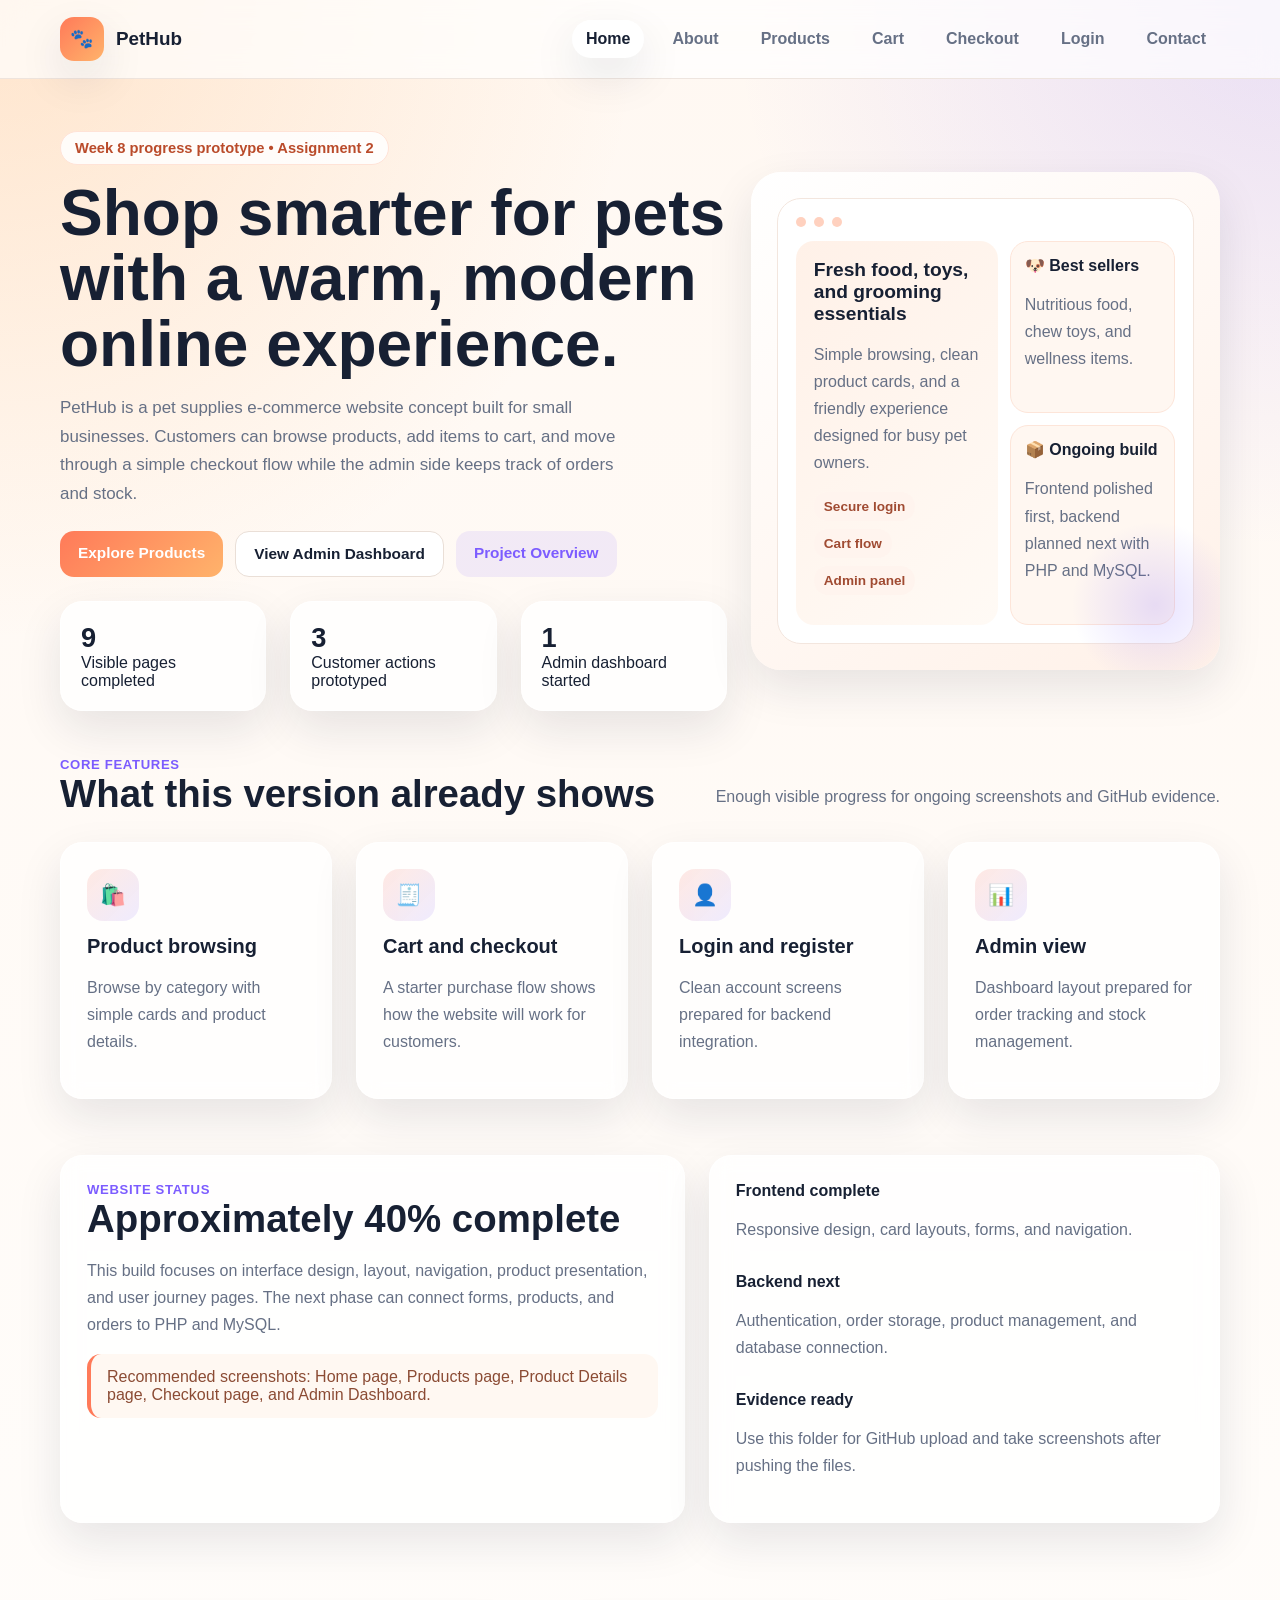
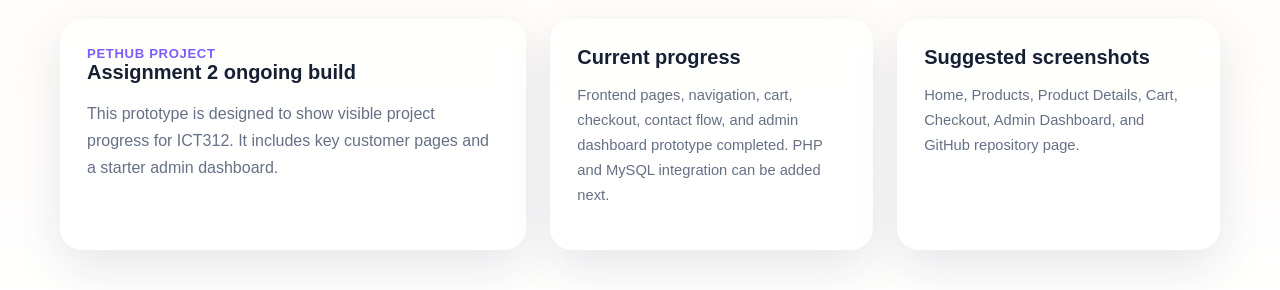
<file: PetHub_40_Prototype/index.html>
<!DOCTYPE html>
<html lang="en">
<head>
  <meta charset="UTF-8">
  <meta name="viewport" content="width=device-width, initial-scale=1.0">
  <title>PetHub | Home</title>
  <link rel="stylesheet" href="css/style.css">
</head>
<body>
<header class="topbar">
  <div class="container nav">
    <a class="brand" href="index.html">
      <span class="brand-mark">🐾</span>
      <span>PetHub</span>
    </a>
    <nav class="nav-links">
      <a data-nav href="index.html">Home</a>
      <a data-nav href="about.html">About</a>
      <a data-nav href="products.html">Products</a>
      <a data-nav href="cart.html">Cart</a>
      <a data-nav href="checkout.html">Checkout</a>
      <a data-nav href="login.html">Login</a>
      <a data-nav href="contact.html">Contact</a>
    </nav>
  </div>
</header>

<section class="hero">
  <div class="container hero-grid">
    <div class="hero-copy">
      <span class="badge">Week 8 progress prototype • Assignment 2</span>
      <h1>Shop smarter for pets with a warm, modern online experience.</h1>
      <p>PetHub is a pet supplies e-commerce website concept built for small businesses. Customers can browse products, add items to cart, and move through a simple checkout flow while the admin side keeps track of orders and stock.</p>
      <div class="btn-row">
        <a class="btn btn-primary" href="products.html">Explore Products</a>
        <a class="btn btn-secondary" href="admin/dashboard.html">View Admin Dashboard</a>
        <a class="btn btn-soft" href="about.html">Project Overview</a>
      </div>
      <div class="stats">
        <div class="card stat-box"><strong>9</strong><span>Visible pages completed</span></div>
        <div class="card stat-box"><strong>3</strong><span>Customer actions prototyped</span></div>
        <div class="card stat-box"><strong>1</strong><span>Admin dashboard started</span></div>
      </div>
    </div>
    <div class="hero-visual">
      <div class="preview-window">
        <div class="window-bar"><span class="window-dot"></span><span class="window-dot"></span><span class="window-dot"></span></div>
        <div class="window-hero">
          <div class="mock-banner">
            <strong>Fresh food, toys, and grooming essentials</strong>
            <p>Simple browsing, clean product cards, and a friendly experience designed for busy pet owners.</p>
            <div class="tag-row"><span class="chip">Secure login</span><span class="chip">Cart flow</span><span class="chip">Admin panel</span></div>
          </div>
          <div class="mini-stack">
            <div class="mini-card"><strong>🐶 Best sellers</strong><p>Nutritious food, chew toys, and wellness items.</p></div>
            <div class="mini-card"><strong>📦 Ongoing build</strong><p>Frontend polished first, backend planned next with PHP and MySQL.</p></div>
          </div>
        </div>
      </div>
    </div>
  </div>
</section>
<section class="section">
  <div class="container">
    <div class="section-head">
      <div>
        <div class="kicker">Core features</div>
        <h2>What this version already shows</h2>
      </div>
      <p>Enough visible progress for ongoing screenshots and GitHub evidence.</p>
    </div>
    <div class="cards-4">
      <div class="card"><div class="icon-pill">🛍️</div><h3>Product browsing</h3><p>Browse by category with simple cards and product details.</p></div>
      <div class="card"><div class="icon-pill">🧾</div><h3>Cart and checkout</h3><p>A starter purchase flow shows how the website will work for customers.</p></div>
      <div class="card"><div class="icon-pill">👤</div><h3>Login and register</h3><p>Clean account screens prepared for backend integration.</p></div>
      <div class="card"><div class="icon-pill">📊</div><h3>Admin view</h3><p>Dashboard layout prepared for order tracking and stock management.</p></div>
    </div>
  </div>
</section>
<section class="section">
  <div class="container testimonial-grid">
    <div class="card">
      <div class="kicker">Website status</div>
      <h2>Approximately 40% complete</h2>
      <p>This build focuses on interface design, layout, navigation, product presentation, and user journey pages. The next phase can connect forms, products, and orders to PHP and MySQL.</p>
      <div class="notice">Recommended screenshots: Home page, Products page, Product Details page, Checkout page, and Admin Dashboard.</div>
    </div>
    <div class="card sidebar-list">
      <div><strong>Frontend complete</strong><p>Responsive design, card layouts, forms, and navigation.</p></div>
      <div><strong>Backend next</strong><p>Authentication, order storage, product management, and database connection.</p></div>
      <div><strong>Evidence ready</strong><p>Use this folder for GitHub upload and take screenshots after pushing the files.</p></div>
    </div>
  </div>
</section>

<footer class="footer">
  <div class="container footer-grid">
    <div class="card">
      <div class="kicker">PetHub Project</div>
      <h3>Assignment 2 ongoing build</h3>
      <p>This prototype is designed to show visible project progress for ICT312. It includes key customer pages and a starter admin dashboard.</p>
    </div>
    <div class="card">
      <h3>Current progress</h3>
      <p class="small">Frontend pages, navigation, cart, checkout, contact flow, and admin dashboard prototype completed. PHP and MySQL integration can be added next.</p>
    </div>
    <div class="card">
      <h3>Suggested screenshots</h3>
      <p class="small">Home, Products, Product Details, Cart, Checkout, Admin Dashboard, and GitHub repository page.</p>
    </div>
  </div>
</footer>
<script src="js/script.js"></script>
</body>
</html>
</file>
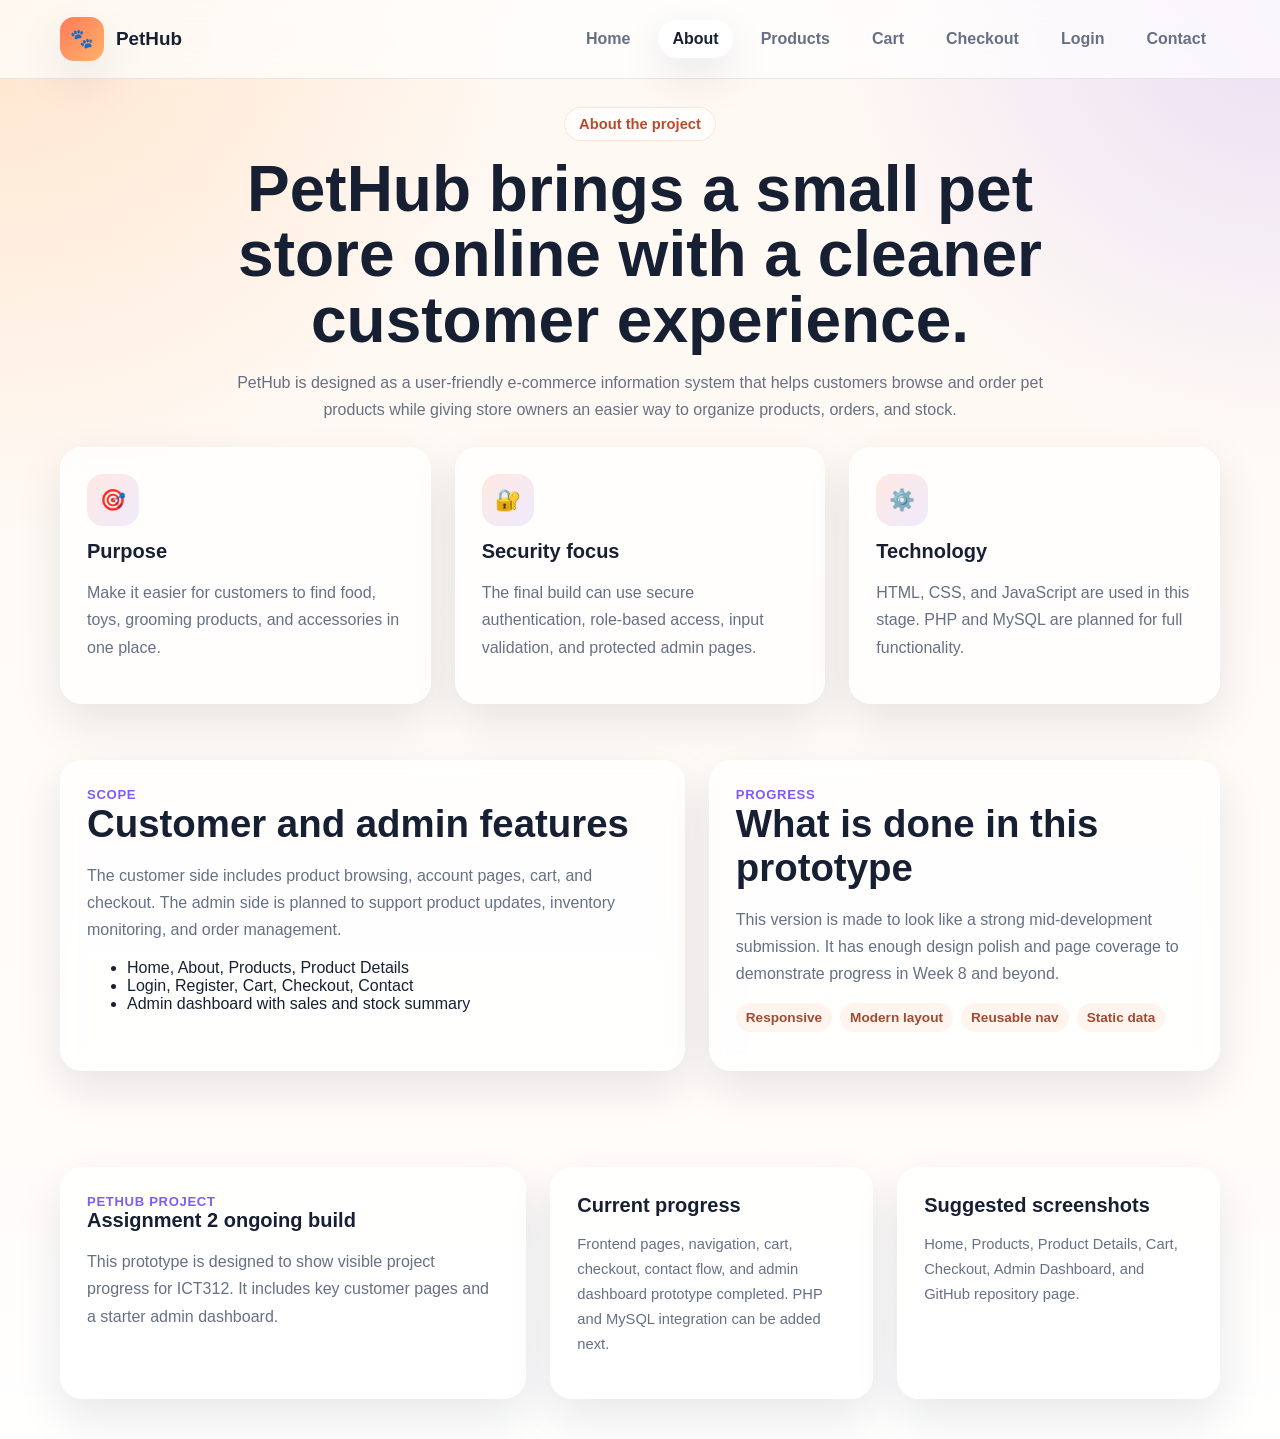
<file: PetHub_40_Prototype/about.html>
<!DOCTYPE html>
<html lang="en">
<head>
  <meta charset="UTF-8">
  <meta name="viewport" content="width=device-width, initial-scale=1.0">
  <title>PetHub | About</title>
  <link rel="stylesheet" href="css/style.css">
</head>
<body>
<header class="topbar">
  <div class="container nav">
    <a class="brand" href="index.html">
      <span class="brand-mark">🐾</span>
      <span>PetHub</span>
    </a>
    <nav class="nav-links">
      <a data-nav href="index.html">Home</a>
      <a data-nav href="about.html">About</a>
      <a data-nav href="products.html">Products</a>
      <a data-nav href="cart.html">Cart</a>
      <a data-nav href="checkout.html">Checkout</a>
      <a data-nav href="login.html">Login</a>
      <a data-nav href="contact.html">Contact</a>
    </nav>
  </div>
</header>

<section class="section">
  <div class="container centered-intro">
    <div class="badge">About the project</div>
    <h1>PetHub brings a small pet store online with a cleaner customer experience.</h1>
    <p>PetHub is designed as a user-friendly e-commerce information system that helps customers browse and order pet products while giving store owners an easier way to organize products, orders, and stock.</p>
  </div>
  <div class="container cards-3">
    <div class="card"><div class="icon-pill">🎯</div><h3>Purpose</h3><p>Make it easier for customers to find food, toys, grooming products, and accessories in one place.</p></div>
    <div class="card"><div class="icon-pill">🔐</div><h3>Security focus</h3><p>The final build can use secure authentication, role-based access, input validation, and protected admin pages.</p></div>
    <div class="card"><div class="icon-pill">⚙️</div><h3>Technology</h3><p>HTML, CSS, and JavaScript are used in this stage. PHP and MySQL are planned for full functionality.</p></div>
  </div>
</section>
<section class="section">
  <div class="container split-layout">
    <div class="card">
      <div class="kicker">Scope</div>
      <h2>Customer and admin features</h2>
      <p>The customer side includes product browsing, account pages, cart, and checkout. The admin side is planned to support product updates, inventory monitoring, and order management.</p>
      <ul>
        <li>Home, About, Products, Product Details</li>
        <li>Login, Register, Cart, Checkout, Contact</li>
        <li>Admin dashboard with sales and stock summary</li>
      </ul>
    </div>
    <div class="card">
      <div class="kicker">Progress</div>
      <h2>What is done in this prototype</h2>
      <p>This version is made to look like a strong mid-development submission. It has enough design polish and page coverage to demonstrate progress in Week 8 and beyond.</p>
      <div class="tag-row"><span class="chip">Responsive</span><span class="chip">Modern layout</span><span class="chip">Reusable nav</span><span class="chip">Static data</span></div>
    </div>
  </div>
</section>

<footer class="footer">
  <div class="container footer-grid">
    <div class="card">
      <div class="kicker">PetHub Project</div>
      <h3>Assignment 2 ongoing build</h3>
      <p>This prototype is designed to show visible project progress for ICT312. It includes key customer pages and a starter admin dashboard.</p>
    </div>
    <div class="card">
      <h3>Current progress</h3>
      <p class="small">Frontend pages, navigation, cart, checkout, contact flow, and admin dashboard prototype completed. PHP and MySQL integration can be added next.</p>
    </div>
    <div class="card">
      <h3>Suggested screenshots</h3>
      <p class="small">Home, Products, Product Details, Cart, Checkout, Admin Dashboard, and GitHub repository page.</p>
    </div>
  </div>
</footer>
<script src="js/script.js"></script>
</body>
</html>
</file>
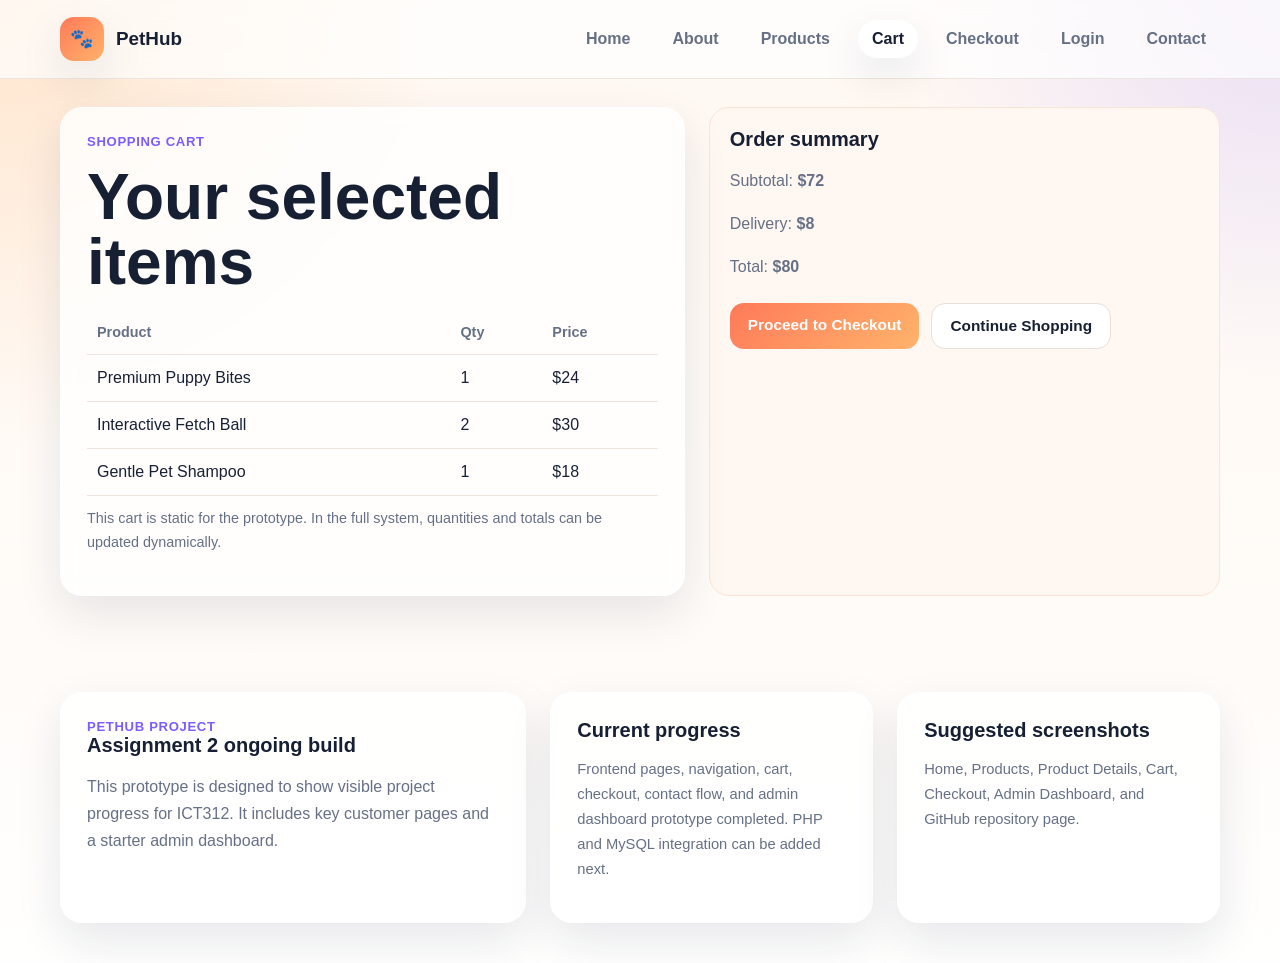
<file: PetHub_40_Prototype/cart.html>
<!DOCTYPE html>
<html lang="en">
<head>
  <meta charset="UTF-8">
  <meta name="viewport" content="width=device-width, initial-scale=1.0">
  <title>PetHub | Cart</title>
  <link rel="stylesheet" href="css/style.css">
</head>
<body>
<header class="topbar">
  <div class="container nav">
    <a class="brand" href="index.html">
      <span class="brand-mark">🐾</span>
      <span>PetHub</span>
    </a>
    <nav class="nav-links">
      <a data-nav href="index.html">Home</a>
      <a data-nav href="about.html">About</a>
      <a data-nav href="products.html">Products</a>
      <a data-nav href="cart.html">Cart</a>
      <a data-nav href="checkout.html">Checkout</a>
      <a data-nav href="login.html">Login</a>
      <a data-nav href="contact.html">Contact</a>
    </nav>
  </div>
</header>

<section class="section">
  <div class="container split-layout">
    <div class="card">
      <div class="kicker">Shopping cart</div>
      <h1>Your selected items</h1>
      <table class="table-lite">
        <thead><tr><th>Product</th><th>Qty</th><th>Price</th></tr></thead>
        <tbody>
          <tr><td>Premium Puppy Bites</td><td>1</td><td>$24</td></tr>
          <tr><td>Interactive Fetch Ball</td><td>2</td><td>$30</td></tr>
          <tr><td>Gentle Pet Shampoo</td><td>1</td><td>$18</td></tr>
        </tbody>
      </table>
      <p class="helper">This cart is static for the prototype. In the full system, quantities and totals can be updated dynamically.</p>
    </div>
    <div class="summary-box">
      <h3>Order summary</h3>
      <p>Subtotal: <strong>$72</strong></p>
      <p>Delivery: <strong>$8</strong></p>
      <p>Total: <strong>$80</strong></p>
      <div class="btn-row"><a class="btn btn-primary" href="checkout.html">Proceed to Checkout</a><a class="btn btn-secondary" href="products.html">Continue Shopping</a></div>
    </div>
  </div>
</section>

<footer class="footer">
  <div class="container footer-grid">
    <div class="card">
      <div class="kicker">PetHub Project</div>
      <h3>Assignment 2 ongoing build</h3>
      <p>This prototype is designed to show visible project progress for ICT312. It includes key customer pages and a starter admin dashboard.</p>
    </div>
    <div class="card">
      <h3>Current progress</h3>
      <p class="small">Frontend pages, navigation, cart, checkout, contact flow, and admin dashboard prototype completed. PHP and MySQL integration can be added next.</p>
    </div>
    <div class="card">
      <h3>Suggested screenshots</h3>
      <p class="small">Home, Products, Product Details, Cart, Checkout, Admin Dashboard, and GitHub repository page.</p>
    </div>
  </div>
</footer>
<script src="js/script.js"></script>
</body>
</html>
</file>
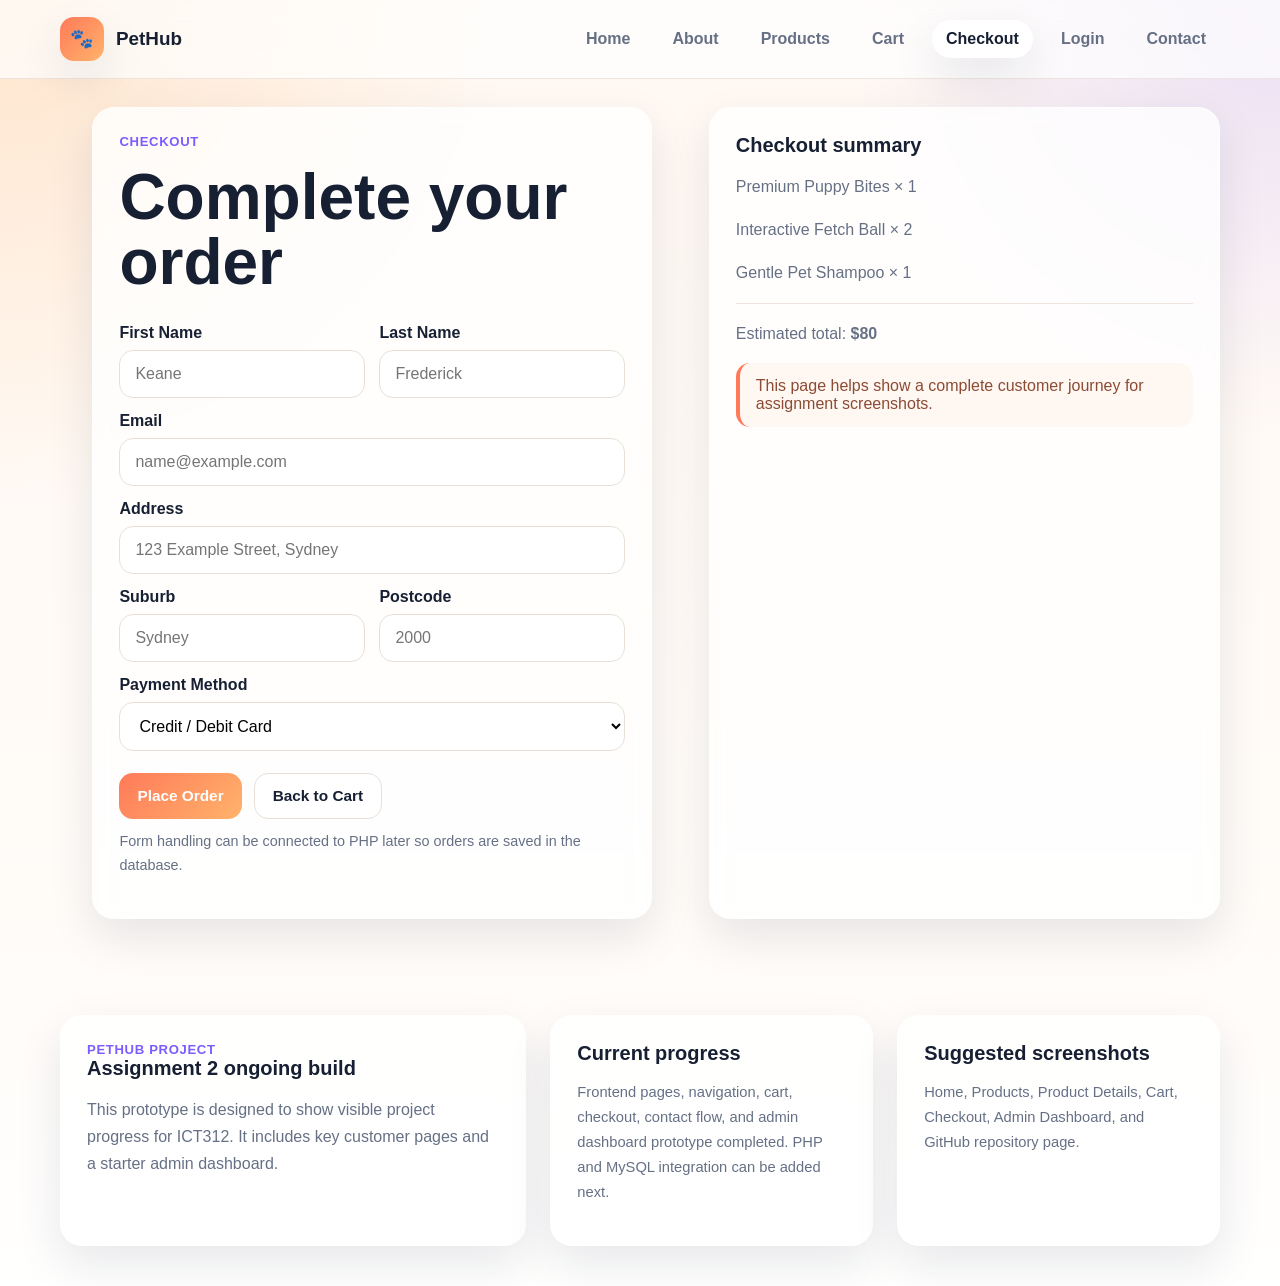
<file: PetHub_40_Prototype/checkout.html>
<!DOCTYPE html>
<html lang="en">
<head>
  <meta charset="UTF-8">
  <meta name="viewport" content="width=device-width, initial-scale=1.0">
  <title>PetHub | Checkout</title>
  <link rel="stylesheet" href="css/style.css">
</head>
<body>
<header class="topbar">
  <div class="container nav">
    <a class="brand" href="index.html">
      <span class="brand-mark">🐾</span>
      <span>PetHub</span>
    </a>
    <nav class="nav-links">
      <a data-nav href="index.html">Home</a>
      <a data-nav href="about.html">About</a>
      <a data-nav href="products.html">Products</a>
      <a data-nav href="cart.html">Cart</a>
      <a data-nav href="checkout.html">Checkout</a>
      <a data-nav href="login.html">Login</a>
      <a data-nav href="contact.html">Contact</a>
    </nav>
  </div>
</header>

<section class="section">
  <div class="container split-layout">
    <div class="card form-shell">
      <div class="kicker">Checkout</div>
      <h1>Complete your order</h1>
      <div class="form-grid">
        <div><label>First Name</label><input placeholder="Keane"></div>
        <div><label>Last Name</label><input placeholder="Frederick"></div>
      </div>
      <label>Email</label><input placeholder="name@example.com">
      <label>Address</label><input placeholder="123 Example Street, Sydney">
      <div class="form-grid">
        <div><label>Suburb</label><input placeholder="Sydney"></div>
        <div><label>Postcode</label><input placeholder="2000"></div>
      </div>
      <label>Payment Method</label>
      <select><option>Credit / Debit Card</option><option>PayPal</option><option>Cash on Delivery</option></select>
      <div class="btn-row"><button class="btn btn-primary">Place Order</button><a class="btn btn-secondary" href="cart.html">Back to Cart</a></div>
      <p class="helper">Form handling can be connected to PHP later so orders are saved in the database.</p>
    </div>
    <div class="card">
      <h3>Checkout summary</h3>
      <p>Premium Puppy Bites × 1</p>
      <p>Interactive Fetch Ball × 2</p>
      <p>Gentle Pet Shampoo × 1</p>
      <hr style="border:none;border-top:1px solid #f0e5de;margin:16px 0;">
      <p>Estimated total: <strong>$80</strong></p>
      <div class="notice">This page helps show a complete customer journey for assignment screenshots.</div>
    </div>
  </div>
</section>

<footer class="footer">
  <div class="container footer-grid">
    <div class="card">
      <div class="kicker">PetHub Project</div>
      <h3>Assignment 2 ongoing build</h3>
      <p>This prototype is designed to show visible project progress for ICT312. It includes key customer pages and a starter admin dashboard.</p>
    </div>
    <div class="card">
      <h3>Current progress</h3>
      <p class="small">Frontend pages, navigation, cart, checkout, contact flow, and admin dashboard prototype completed. PHP and MySQL integration can be added next.</p>
    </div>
    <div class="card">
      <h3>Suggested screenshots</h3>
      <p class="small">Home, Products, Product Details, Cart, Checkout, Admin Dashboard, and GitHub repository page.</p>
    </div>
  </div>
</footer>
<script src="js/script.js"></script>
</body>
</html>
</file>
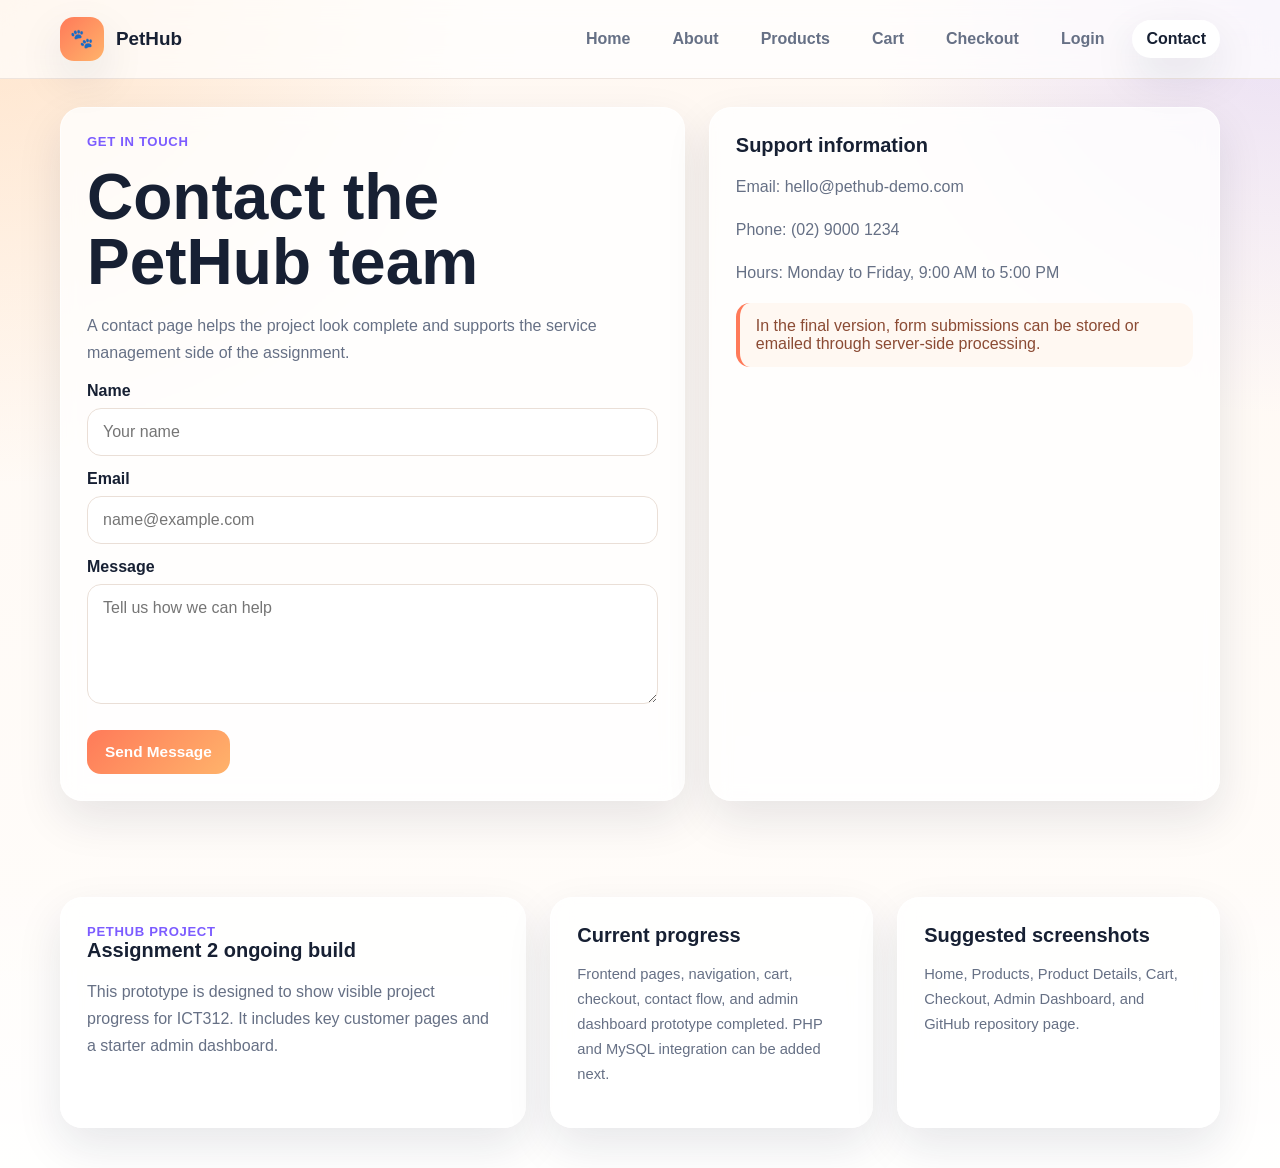
<file: PetHub_40_Prototype/contact.html>
<!DOCTYPE html>
<html lang="en">
<head>
  <meta charset="UTF-8">
  <meta name="viewport" content="width=device-width, initial-scale=1.0">
  <title>PetHub | Contact</title>
  <link rel="stylesheet" href="css/style.css">
</head>
<body>
<header class="topbar">
  <div class="container nav">
    <a class="brand" href="index.html">
      <span class="brand-mark">🐾</span>
      <span>PetHub</span>
    </a>
    <nav class="nav-links">
      <a data-nav href="index.html">Home</a>
      <a data-nav href="about.html">About</a>
      <a data-nav href="products.html">Products</a>
      <a data-nav href="cart.html">Cart</a>
      <a data-nav href="checkout.html">Checkout</a>
      <a data-nav href="login.html">Login</a>
      <a data-nav href="contact.html">Contact</a>
    </nav>
  </div>
</header>

<section class="section">
  <div class="container split-layout">
    <div class="card">
      <div class="kicker">Get in touch</div>
      <h1>Contact the PetHub team</h1>
      <p>A contact page helps the project look complete and supports the service management side of the assignment.</p>
      <label>Name</label><input placeholder="Your name">
      <label>Email</label><input placeholder="name@example.com">
      <label>Message</label><textarea placeholder="Tell us how we can help"></textarea>
      <div class="btn-row"><button class="btn btn-primary">Send Message</button></div>
    </div>
    <div class="card">
      <h3>Support information</h3>
      <p>Email: hello@pethub-demo.com</p>
      <p>Phone: (02) 9000 1234</p>
      <p>Hours: Monday to Friday, 9:00 AM to 5:00 PM</p>
      <div class="notice">In the final version, form submissions can be stored or emailed through server-side processing.</div>
    </div>
  </div>
</section>

<footer class="footer">
  <div class="container footer-grid">
    <div class="card">
      <div class="kicker">PetHub Project</div>
      <h3>Assignment 2 ongoing build</h3>
      <p>This prototype is designed to show visible project progress for ICT312. It includes key customer pages and a starter admin dashboard.</p>
    </div>
    <div class="card">
      <h3>Current progress</h3>
      <p class="small">Frontend pages, navigation, cart, checkout, contact flow, and admin dashboard prototype completed. PHP and MySQL integration can be added next.</p>
    </div>
    <div class="card">
      <h3>Suggested screenshots</h3>
      <p class="small">Home, Products, Product Details, Cart, Checkout, Admin Dashboard, and GitHub repository page.</p>
    </div>
  </div>
</footer>
<script src="js/script.js"></script>
</body>
</html>
</file>
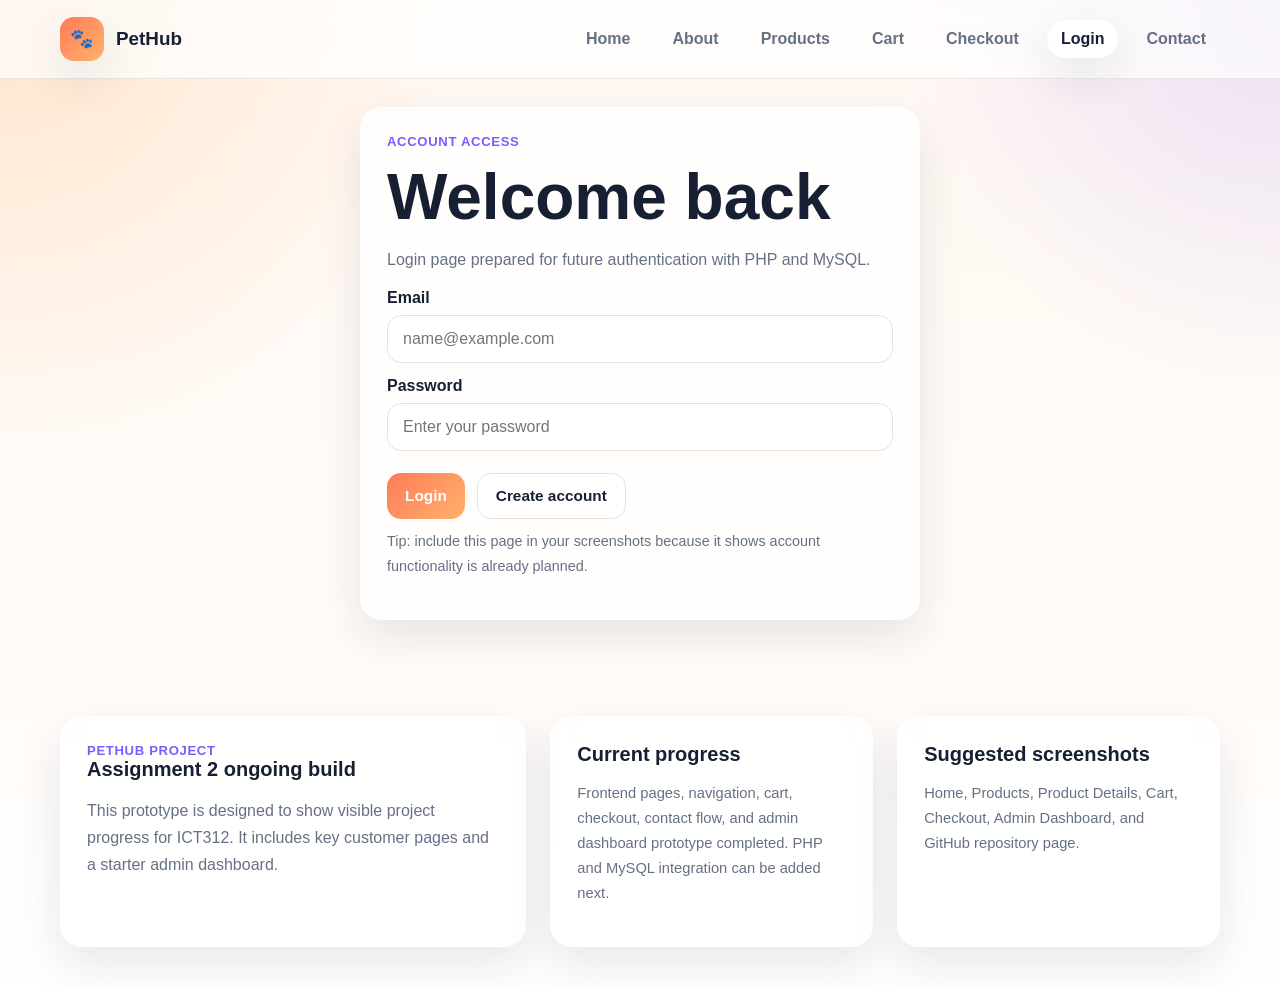
<file: PetHub_40_Prototype/login.html>
<!DOCTYPE html>
<html lang="en">
<head>
  <meta charset="UTF-8">
  <meta name="viewport" content="width=device-width, initial-scale=1.0">
  <title>PetHub | Login</title>
  <link rel="stylesheet" href="css/style.css">
</head>
<body>
<header class="topbar">
  <div class="container nav">
    <a class="brand" href="index.html">
      <span class="brand-mark">🐾</span>
      <span>PetHub</span>
    </a>
    <nav class="nav-links">
      <a data-nav href="index.html">Home</a>
      <a data-nav href="about.html">About</a>
      <a data-nav href="products.html">Products</a>
      <a data-nav href="cart.html">Cart</a>
      <a data-nav href="checkout.html">Checkout</a>
      <a data-nav href="login.html">Login</a>
      <a data-nav href="contact.html">Contact</a>
    </nav>
  </div>
</header>

<section class="section">
  <div class="container form-shell">
    <div class="card">
      <div class="kicker">Account access</div>
      <h1>Welcome back</h1>
      <p>Login page prepared for future authentication with PHP and MySQL.</p>
      <label>Email</label><input type="email" placeholder="name@example.com">
      <label>Password</label><input type="password" placeholder="Enter your password">
      <div class="btn-row"><button class="btn btn-primary">Login</button><a class="btn btn-secondary" href="register.html">Create account</a></div>
      <p class="helper">Tip: include this page in your screenshots because it shows account functionality is already planned.</p>
    </div>
  </div>
</section>

<footer class="footer">
  <div class="container footer-grid">
    <div class="card">
      <div class="kicker">PetHub Project</div>
      <h3>Assignment 2 ongoing build</h3>
      <p>This prototype is designed to show visible project progress for ICT312. It includes key customer pages and a starter admin dashboard.</p>
    </div>
    <div class="card">
      <h3>Current progress</h3>
      <p class="small">Frontend pages, navigation, cart, checkout, contact flow, and admin dashboard prototype completed. PHP and MySQL integration can be added next.</p>
    </div>
    <div class="card">
      <h3>Suggested screenshots</h3>
      <p class="small">Home, Products, Product Details, Cart, Checkout, Admin Dashboard, and GitHub repository page.</p>
    </div>
  </div>
</footer>
<script src="js/script.js"></script>
</body>
</html>
</file>
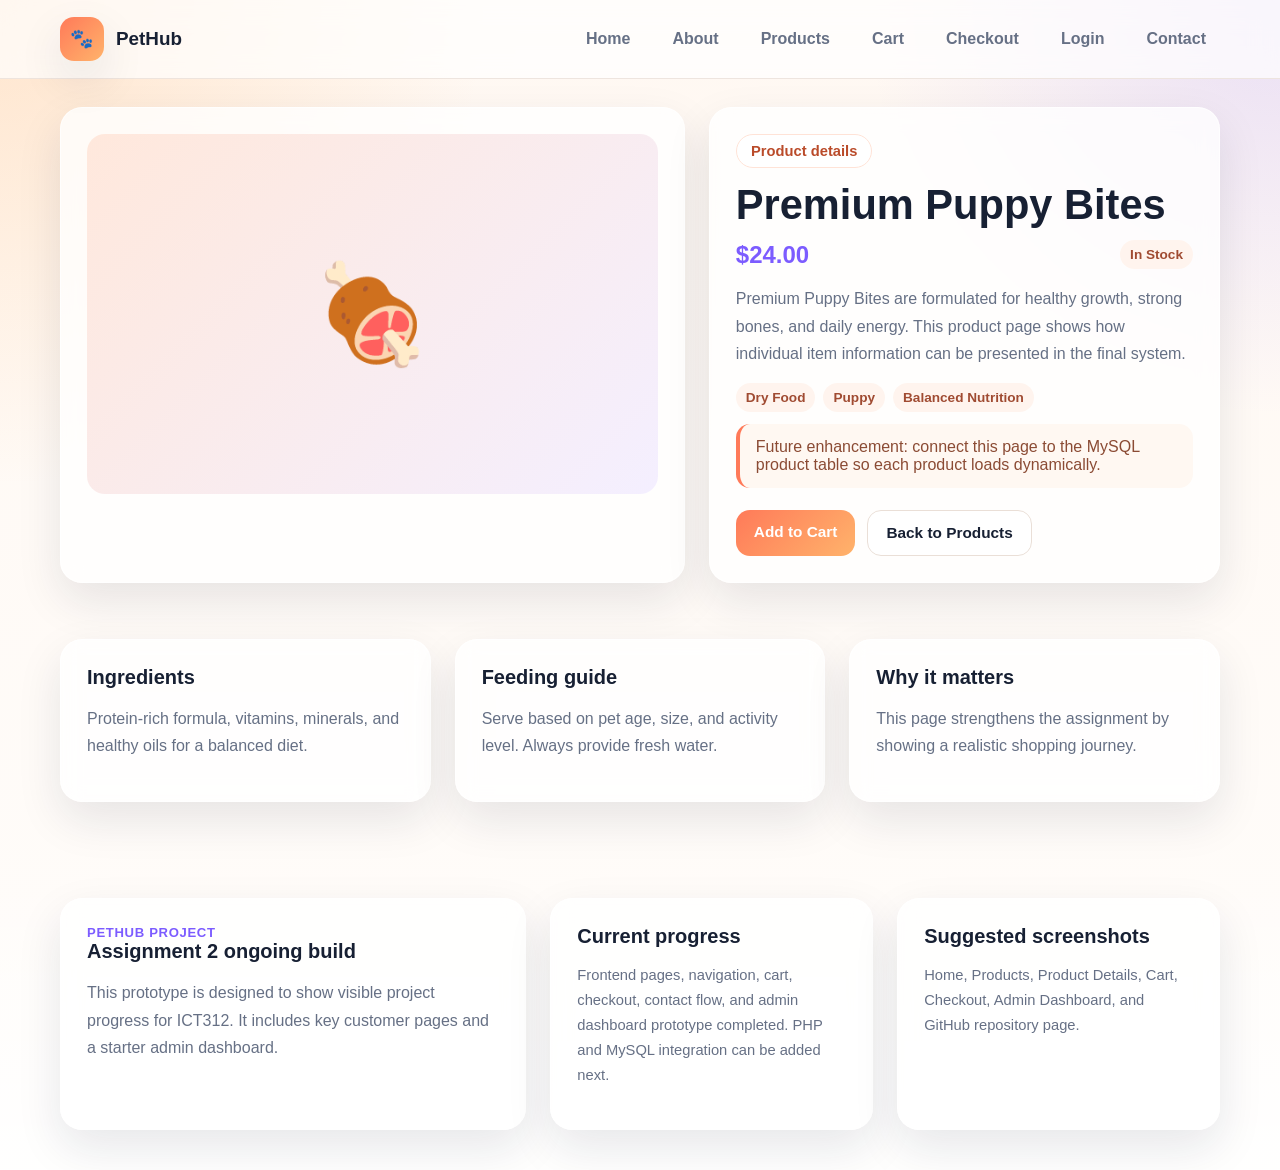
<file: PetHub_40_Prototype/product-details.html>
<!DOCTYPE html>
<html lang="en">
<head>
  <meta charset="UTF-8">
  <meta name="viewport" content="width=device-width, initial-scale=1.0">
  <title>PetHub | Product Details</title>
  <link rel="stylesheet" href="css/style.css">
</head>
<body>
<header class="topbar">
  <div class="container nav">
    <a class="brand" href="index.html">
      <span class="brand-mark">🐾</span>
      <span>PetHub</span>
    </a>
    <nav class="nav-links">
      <a data-nav href="index.html">Home</a>
      <a data-nav href="about.html">About</a>
      <a data-nav href="products.html">Products</a>
      <a data-nav href="cart.html">Cart</a>
      <a data-nav href="checkout.html">Checkout</a>
      <a data-nav href="login.html">Login</a>
      <a data-nav href="contact.html">Contact</a>
    </nav>
  </div>
</header>

<section class="section">
  <div class="container split-layout">
    <div class="card">
      <div class="product-image" style="height:360px;font-size:6rem;">🍖</div>
    </div>
    <div class="card">
      <div class="badge">Product details</div>
      <h1 style="font-size:2.6rem;">Premium Puppy Bites</h1>
      <div class="product-meta" style="margin:10px 0 16px;"><span class="price" style="font-size:1.5rem;">$24.00</span><span class="chip">In Stock</span></div>
      <p>Premium Puppy Bites are formulated for healthy growth, strong bones, and daily energy. This product page shows how individual item information can be presented in the final system.</p>
      <div class="tag-row"><span class="chip">Dry Food</span><span class="chip">Puppy</span><span class="chip">Balanced Nutrition</span></div>
      <div class="notice">Future enhancement: connect this page to the MySQL product table so each product loads dynamically.</div>
      <div class="btn-row"><a class="btn btn-primary" href="cart.html">Add to Cart</a><a class="btn btn-secondary" href="products.html">Back to Products</a></div>
    </div>
  </div>
</section>
<section class="section">
  <div class="container cards-3">
    <div class="card"><h3>Ingredients</h3><p>Protein-rich formula, vitamins, minerals, and healthy oils for a balanced diet.</p></div>
    <div class="card"><h3>Feeding guide</h3><p>Serve based on pet age, size, and activity level. Always provide fresh water.</p></div>
    <div class="card"><h3>Why it matters</h3><p>This page strengthens the assignment by showing a realistic shopping journey.</p></div>
  </div>
</section>

<footer class="footer">
  <div class="container footer-grid">
    <div class="card">
      <div class="kicker">PetHub Project</div>
      <h3>Assignment 2 ongoing build</h3>
      <p>This prototype is designed to show visible project progress for ICT312. It includes key customer pages and a starter admin dashboard.</p>
    </div>
    <div class="card">
      <h3>Current progress</h3>
      <p class="small">Frontend pages, navigation, cart, checkout, contact flow, and admin dashboard prototype completed. PHP and MySQL integration can be added next.</p>
    </div>
    <div class="card">
      <h3>Suggested screenshots</h3>
      <p class="small">Home, Products, Product Details, Cart, Checkout, Admin Dashboard, and GitHub repository page.</p>
    </div>
  </div>
</footer>
<script src="js/script.js"></script>
</body>
</html>
</file>
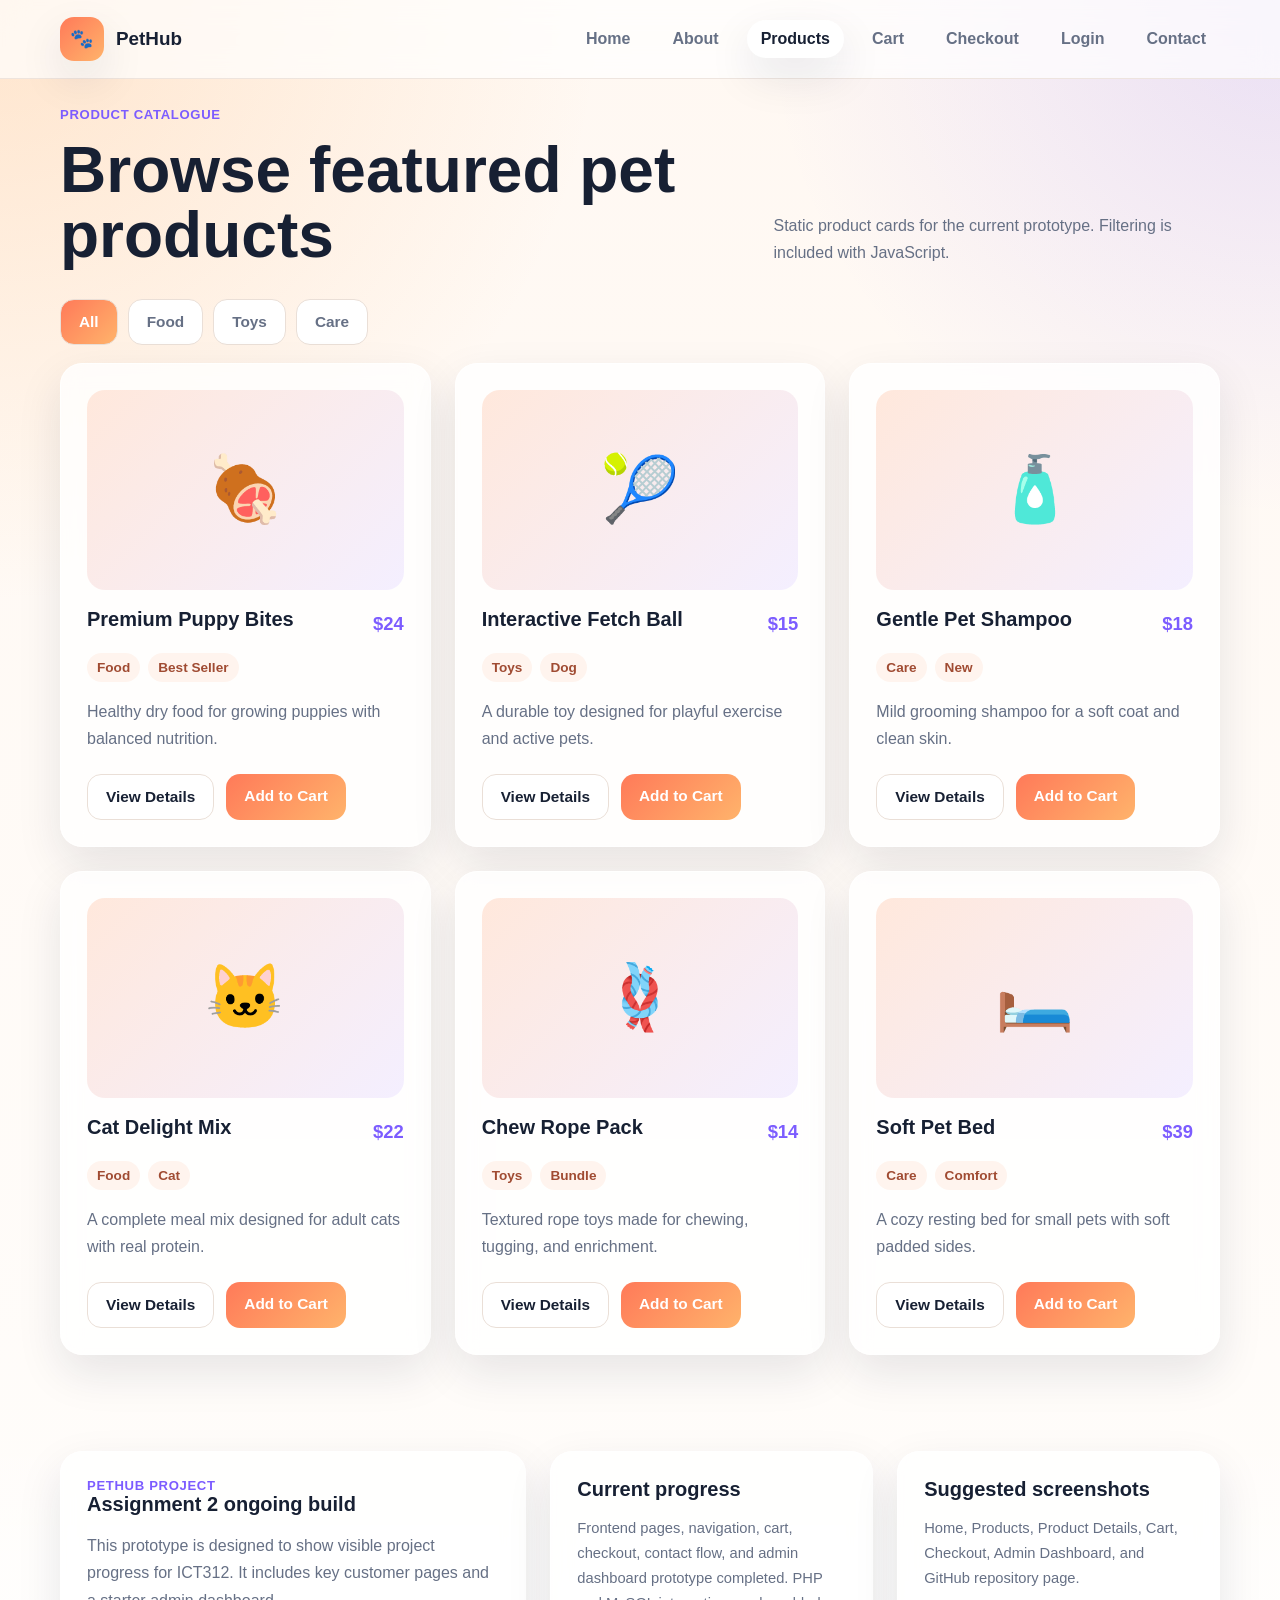
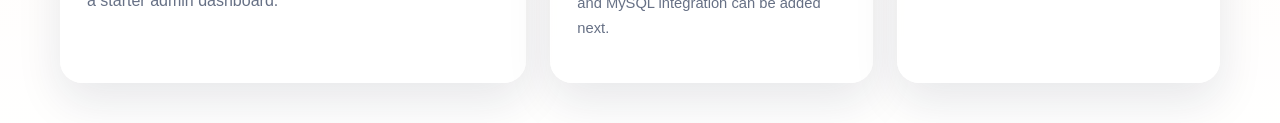
<file: PetHub_40_Prototype/products.html>
<!DOCTYPE html>
<html lang="en">
<head>
  <meta charset="UTF-8">
  <meta name="viewport" content="width=device-width, initial-scale=1.0">
  <title>PetHub | Products</title>
  <link rel="stylesheet" href="css/style.css">
</head>
<body>
<header class="topbar">
  <div class="container nav">
    <a class="brand" href="index.html">
      <span class="brand-mark">🐾</span>
      <span>PetHub</span>
    </a>
    <nav class="nav-links">
      <a data-nav href="index.html">Home</a>
      <a data-nav href="about.html">About</a>
      <a data-nav href="products.html">Products</a>
      <a data-nav href="cart.html">Cart</a>
      <a data-nav href="checkout.html">Checkout</a>
      <a data-nav href="login.html">Login</a>
      <a data-nav href="contact.html">Contact</a>
    </nav>
  </div>
</header>

<section class="section">
  <div class="container">
    <div class="section-head">
      <div>
        <div class="kicker">Product catalogue</div>
        <h1>Browse featured pet products</h1>
      </div>
      <p>Static product cards for the current prototype. Filtering is included with JavaScript.</p>
    </div>
    <div class="filter-bar">
      <button class="btn filter-btn active" data-filter="all">All</button>
      <button class="btn filter-btn" data-filter="food">Food</button>
      <button class="btn filter-btn" data-filter="toys">Toys</button>
      <button class="btn filter-btn" data-filter="care">Care</button>
    </div>
    <div class="catalog">
      <div class="card product-card" data-category="food"><div class="product-image">🍖</div><div class="product-meta"><h3>Premium Puppy Bites</h3><span class="price">$24</span></div><div class="tag-row"><span class="chip">Food</span><span class="chip">Best Seller</span></div><p>Healthy dry food for growing puppies with balanced nutrition.</p><div class="btn-row"><a class="btn btn-secondary" href="product-details.html">View Details</a><a class="btn btn-primary" href="cart.html">Add to Cart</a></div></div>
      <div class="card product-card" data-category="toys"><div class="product-image">🎾</div><div class="product-meta"><h3>Interactive Fetch Ball</h3><span class="price">$15</span></div><div class="tag-row"><span class="chip">Toys</span><span class="chip">Dog</span></div><p>A durable toy designed for playful exercise and active pets.</p><div class="btn-row"><a class="btn btn-secondary" href="product-details.html">View Details</a><a class="btn btn-primary" href="cart.html">Add to Cart</a></div></div>
      <div class="card product-card" data-category="care"><div class="product-image">🧴</div><div class="product-meta"><h3>Gentle Pet Shampoo</h3><span class="price">$18</span></div><div class="tag-row"><span class="chip">Care</span><span class="chip">New</span></div><p>Mild grooming shampoo for a soft coat and clean skin.</p><div class="btn-row"><a class="btn btn-secondary" href="product-details.html">View Details</a><a class="btn btn-primary" href="cart.html">Add to Cart</a></div></div>
      <div class="card product-card" data-category="food"><div class="product-image">🐱</div><div class="product-meta"><h3>Cat Delight Mix</h3><span class="price">$22</span></div><div class="tag-row"><span class="chip">Food</span><span class="chip">Cat</span></div><p>A complete meal mix designed for adult cats with real protein.</p><div class="btn-row"><a class="btn btn-secondary" href="product-details.html">View Details</a><a class="btn btn-primary" href="cart.html">Add to Cart</a></div></div>
      <div class="card product-card" data-category="toys"><div class="product-image">🪢</div><div class="product-meta"><h3>Chew Rope Pack</h3><span class="price">$14</span></div><div class="tag-row"><span class="chip">Toys</span><span class="chip">Bundle</span></div><p>Textured rope toys made for chewing, tugging, and enrichment.</p><div class="btn-row"><a class="btn btn-secondary" href="product-details.html">View Details</a><a class="btn btn-primary" href="cart.html">Add to Cart</a></div></div>
      <div class="card product-card" data-category="care"><div class="product-image">🛏️</div><div class="product-meta"><h3>Soft Pet Bed</h3><span class="price">$39</span></div><div class="tag-row"><span class="chip">Care</span><span class="chip">Comfort</span></div><p>A cozy resting bed for small pets with soft padded sides.</p><div class="btn-row"><a class="btn btn-secondary" href="product-details.html">View Details</a><a class="btn btn-primary" href="cart.html">Add to Cart</a></div></div>
    </div>
  </div>
</section>

<footer class="footer">
  <div class="container footer-grid">
    <div class="card">
      <div class="kicker">PetHub Project</div>
      <h3>Assignment 2 ongoing build</h3>
      <p>This prototype is designed to show visible project progress for ICT312. It includes key customer pages and a starter admin dashboard.</p>
    </div>
    <div class="card">
      <h3>Current progress</h3>
      <p class="small">Frontend pages, navigation, cart, checkout, contact flow, and admin dashboard prototype completed. PHP and MySQL integration can be added next.</p>
    </div>
    <div class="card">
      <h3>Suggested screenshots</h3>
      <p class="small">Home, Products, Product Details, Cart, Checkout, Admin Dashboard, and GitHub repository page.</p>
    </div>
  </div>
</footer>
<script src="js/script.js"></script>
</body>
</html>
</file>
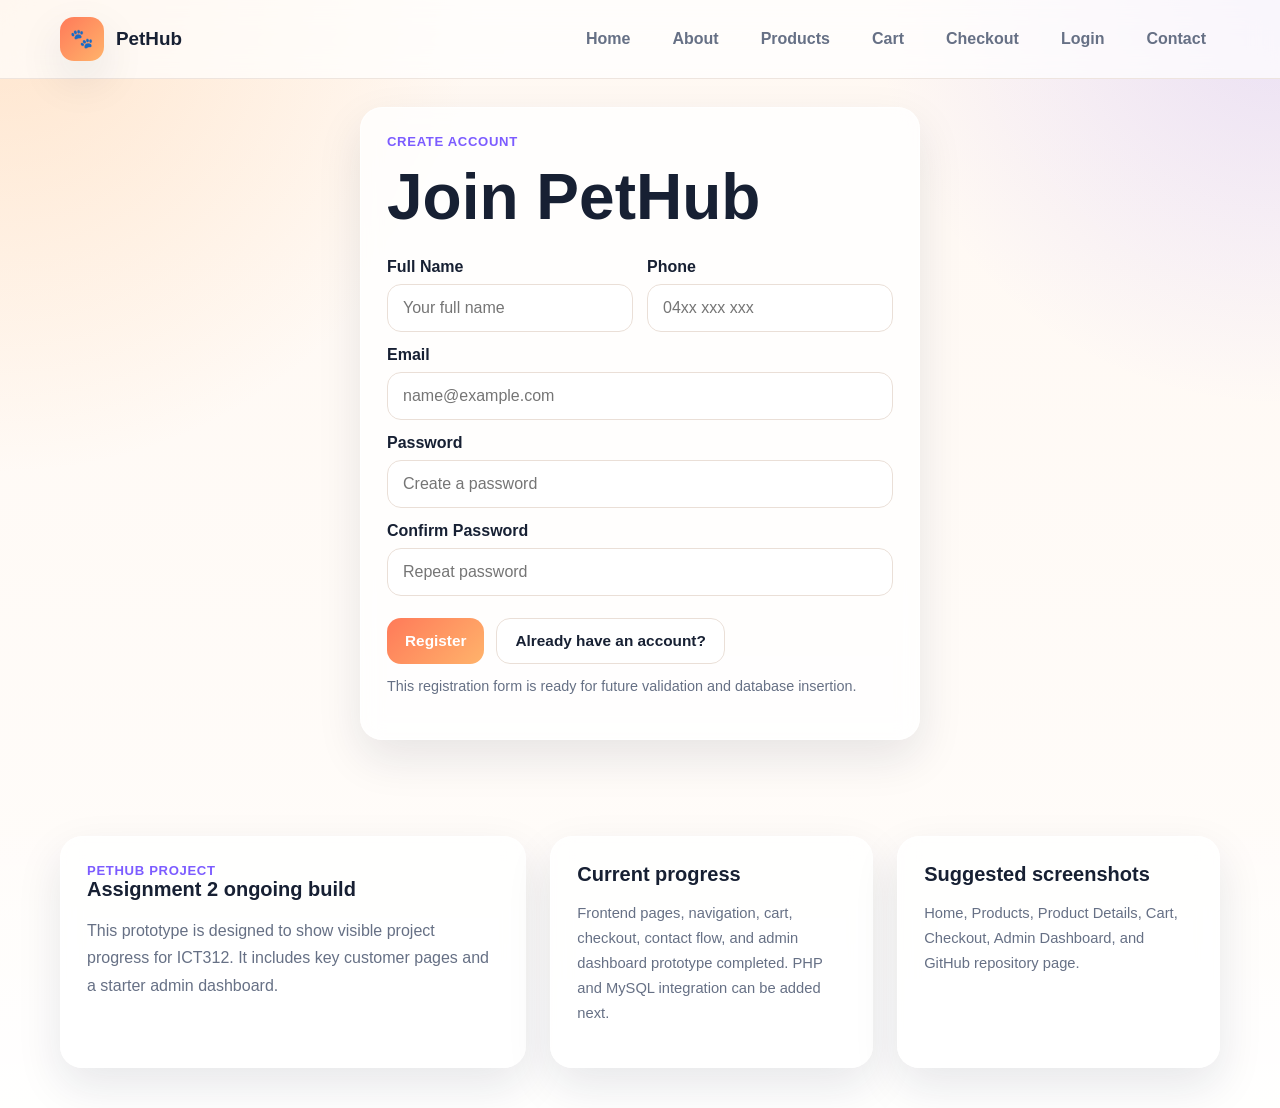
<file: PetHub_40_Prototype/register.html>
<!DOCTYPE html>
<html lang="en">
<head>
  <meta charset="UTF-8">
  <meta name="viewport" content="width=device-width, initial-scale=1.0">
  <title>PetHub | Register</title>
  <link rel="stylesheet" href="css/style.css">
</head>
<body>
<header class="topbar">
  <div class="container nav">
    <a class="brand" href="index.html">
      <span class="brand-mark">🐾</span>
      <span>PetHub</span>
    </a>
    <nav class="nav-links">
      <a data-nav href="index.html">Home</a>
      <a data-nav href="about.html">About</a>
      <a data-nav href="products.html">Products</a>
      <a data-nav href="cart.html">Cart</a>
      <a data-nav href="checkout.html">Checkout</a>
      <a data-nav href="login.html">Login</a>
      <a data-nav href="contact.html">Contact</a>
    </nav>
  </div>
</header>

<section class="section">
  <div class="container form-shell">
    <div class="card">
      <div class="kicker">Create account</div>
      <h1>Join PetHub</h1>
      <div class="form-grid">
        <div><label>Full Name</label><input placeholder="Your full name"></div>
        <div><label>Phone</label><input placeholder="04xx xxx xxx"></div>
      </div>
      <label>Email</label><input type="email" placeholder="name@example.com">
      <label>Password</label><input type="password" placeholder="Create a password">
      <label>Confirm Password</label><input type="password" placeholder="Repeat password">
      <div class="btn-row"><button class="btn btn-primary">Register</button><a class="btn btn-secondary" href="login.html">Already have an account?</a></div>
      <p class="helper">This registration form is ready for future validation and database insertion.</p>
    </div>
  </div>
</section>

<footer class="footer">
  <div class="container footer-grid">
    <div class="card">
      <div class="kicker">PetHub Project</div>
      <h3>Assignment 2 ongoing build</h3>
      <p>This prototype is designed to show visible project progress for ICT312. It includes key customer pages and a starter admin dashboard.</p>
    </div>
    <div class="card">
      <h3>Current progress</h3>
      <p class="small">Frontend pages, navigation, cart, checkout, contact flow, and admin dashboard prototype completed. PHP and MySQL integration can be added next.</p>
    </div>
    <div class="card">
      <h3>Suggested screenshots</h3>
      <p class="small">Home, Products, Product Details, Cart, Checkout, Admin Dashboard, and GitHub repository page.</p>
    </div>
  </div>
</footer>
<script src="js/script.js"></script>
</body>
</html>
</file>
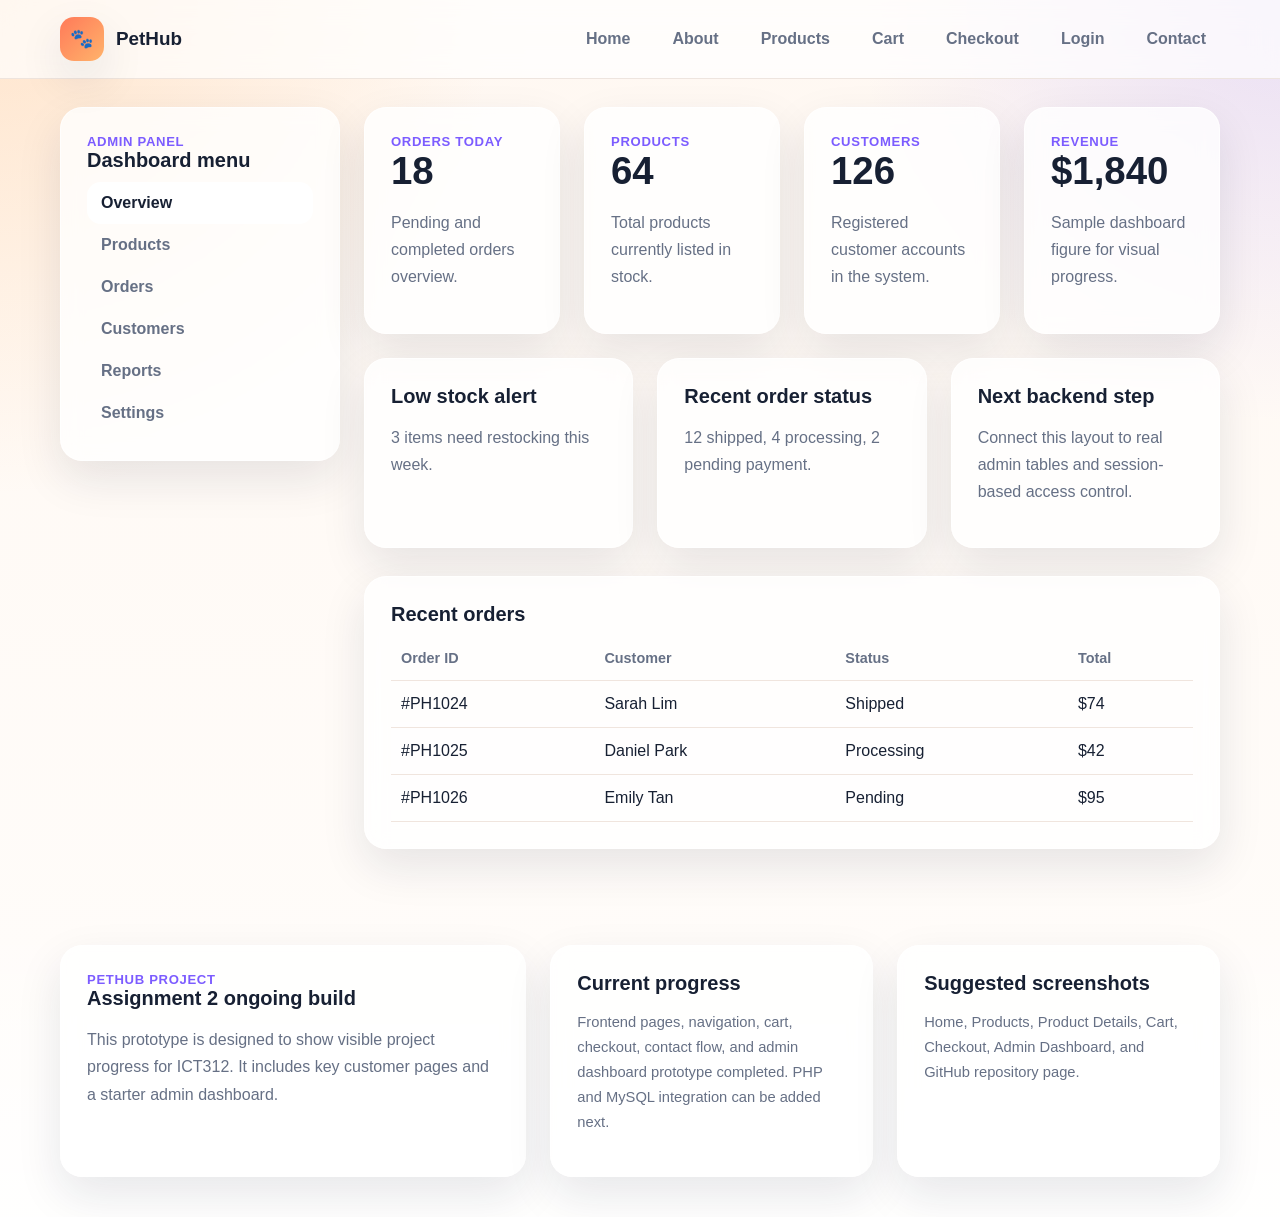
<file: PetHub_40_Prototype/admin/dashboard.html>
<!DOCTYPE html>
<html lang="en">
<head>
  <meta charset="UTF-8">
  <meta name="viewport" content="width=device-width, initial-scale=1.0">
  <title>PetHub | Admin Dashboard</title>
  <link rel="stylesheet" href="../css/style.css">
</head>
<body>
<header class="topbar">
  <div class="container nav">
    <a class="brand" href="../index.html">
      <span class="brand-mark">🐾</span>
      <span>PetHub</span>
    </a>
    <nav class="nav-links">
      <a data-nav href="../index.html">Home</a>
      <a data-nav href="../about.html">About</a>
      <a data-nav href="../products.html">Products</a>
      <a data-nav href="../cart.html">Cart</a>
      <a data-nav href="../checkout.html">Checkout</a>
      <a data-nav href="../login.html">Login</a>
      <a data-nav href="../contact.html">Contact</a>
    </nav>
  </div>
</header>

<section class="section">
  <div class="container dashboard-grid">
    <aside class="card side-menu">
      <div class="kicker">Admin panel</div>
      <h3>Dashboard menu</h3>
      <a class="active" href="#">Overview</a>
      <a href="#">Products</a>
      <a href="#">Orders</a>
      <a href="#">Customers</a>
      <a href="#">Reports</a>
      <a href="#">Settings</a>
    </aside>
    <div>
      <div class="cards-4">
        <div class="card"><div class="kicker">Orders today</div><h2>18</h2><p>Pending and completed orders overview.</p></div>
        <div class="card"><div class="kicker">Products</div><h2>64</h2><p>Total products currently listed in stock.</p></div>
        <div class="card"><div class="kicker">Customers</div><h2>126</h2><p>Registered customer accounts in the system.</p></div>
        <div class="card"><div class="kicker">Revenue</div><h2>$1,840</h2><p>Sample dashboard figure for visual progress.</p></div>
      </div>
      <div class="section" style="padding-top:24px;">
        <div class="cards-3">
          <div class="card"><h3>Low stock alert</h3><p>3 items need restocking this week.</p></div>
          <div class="card"><h3>Recent order status</h3><p>12 shipped, 4 processing, 2 pending payment.</p></div>
          <div class="card"><h3>Next backend step</h3><p>Connect this layout to real admin tables and session-based access control.</p></div>
        </div>
      </div>
      <div class="card">
        <h3>Recent orders</h3>
        <table class="table-lite">
          <thead><tr><th>Order ID</th><th>Customer</th><th>Status</th><th>Total</th></tr></thead>
          <tbody>
            <tr><td>#PH1024</td><td>Sarah Lim</td><td>Shipped</td><td>$74</td></tr>
            <tr><td>#PH1025</td><td>Daniel Park</td><td>Processing</td><td>$42</td></tr>
            <tr><td>#PH1026</td><td>Emily Tan</td><td>Pending</td><td>$95</td></tr>
          </tbody>
        </table>
      </div>
    </div>
  </div>
</section>

<footer class="footer">
  <div class="container footer-grid">
    <div class="card">
      <div class="kicker">PetHub Project</div>
      <h3>Assignment 2 ongoing build</h3>
      <p>This prototype is designed to show visible project progress for ICT312. It includes key customer pages and a starter admin dashboard.</p>
    </div>
    <div class="card">
      <h3>Current progress</h3>
      <p class="small">Frontend pages, navigation, cart, checkout, contact flow, and admin dashboard prototype completed. PHP and MySQL integration can be added next.</p>
    </div>
    <div class="card">
      <h3>Suggested screenshots</h3>
      <p class="small">Home, Products, Product Details, Cart, Checkout, Admin Dashboard, and GitHub repository page.</p>
    </div>
  </div>
</footer>
<script src="../js/script.js"></script>
</body>
</html>
</file>
<file: PetHub_40_Prototype/css/style.css>
:root {
  --bg: #fffaf7;
  --surface: rgba(255,255,255,0.78);
  --surface-strong: #ffffff;
  --text: #172033;
  --muted: #667085;
  --line: #eadfd7;
  --primary: #ff7a59;
  --primary-2: #ffb36b;
  --accent: #7c5cff;
  --success: #1f9d73;
  --shadow: 0 18px 45px rgba(22, 33, 55, 0.10);
  --radius: 22px;
}
* { box-sizing: border-box; }
html { scroll-behavior: smooth; }
body {
  margin: 0;
  font-family: Inter, Arial, sans-serif;
  color: var(--text);
  background:
    radial-gradient(circle at top left, rgba(255,179,107,0.28), transparent 28%),
    radial-gradient(circle at top right, rgba(124,92,255,0.16), transparent 24%),
    linear-gradient(180deg, #fff8f2 0%, #fffdfb 100%);
}
a { color: inherit; text-decoration: none; }
img { max-width: 100%; display: block; }
.container { width: min(1160px, 92%); margin: 0 auto; }
.topbar {
  background: rgba(255,255,255,0.7);
  border-bottom: 1px solid rgba(234,223,215,0.8);
  backdrop-filter: blur(14px);
  position: sticky;
  top: 0;
  z-index: 10;
}
.nav {
  min-height: 78px;
  display: flex;
  align-items: center;
  justify-content: space-between;
  gap: 16px;
}
.brand { display: flex; align-items: center; gap: 12px; font-weight: 800; font-size: 1.18rem; }
.brand-mark {
  width: 44px; height: 44px; border-radius: 14px;
  display: grid; place-items: center;
  background: linear-gradient(135deg, var(--primary), var(--primary-2));
  color: white; box-shadow: var(--shadow);
}
.nav-links { display: flex; flex-wrap: wrap; gap: 14px; }
.nav-links a {
  padding: 10px 14px;
  border-radius: 999px;
  color: var(--muted);
  font-weight: 600;
}
.nav-links a:hover, .nav-links a.active { background: #fff; color: var(--text); box-shadow: var(--shadow); }
.hero {
  padding: 52px 0 18px;
}
.hero-grid, .grid-2, .stats, .cards-3, .cards-4, .catalog, .testimonial-grid, .footer-grid, .dashboard-grid, .split-layout {
  display: grid;
  gap: 24px;
}
.hero-grid { grid-template-columns: 1.35fr 0.95fr; align-items: center; }
.card, .glass, .panel {
  background: var(--surface);
  border: 1px solid rgba(255,255,255,0.7);
  border-radius: var(--radius);
  box-shadow: var(--shadow);
  backdrop-filter: blur(10px);
}
.card, .panel { padding: 26px; }
.glass { padding: 18px; }
.badge {
  display: inline-flex;
  align-items: center;
  gap: 8px;
  background: rgba(255,255,255,0.85);
  border: 1px solid #ffe3d7;
  color: #ba4b2a;
  border-radius: 999px;
  padding: 8px 14px;
  font-size: 0.92rem;
  font-weight: 700;
}
h1 {
  font-size: clamp(2.3rem, 5vw, 4.5rem);
  line-height: 1.02;
  margin: 16px 0 14px;
}
h2 {
  font-size: clamp(1.8rem, 3vw, 2.7rem);
  margin: 0 0 10px;
}
h3 { margin: 0 0 10px; font-size: 1.25rem; }
p { color: var(--muted); line-height: 1.7; }
.hero-copy p { font-size: 1.06rem; max-width: 62ch; }
.btn-row { display: flex; flex-wrap: wrap; gap: 12px; margin-top: 22px; }
.btn, button {
  border: none;
  cursor: pointer;
  border-radius: 14px;
  padding: 13px 18px;
  font-weight: 800;
  font-size: 0.96rem;
  transition: transform 0.18s ease, box-shadow 0.18s ease;
}
.btn:hover, button:hover { transform: translateY(-2px); box-shadow: 0 12px 24px rgba(22,33,55,0.12); }
.btn-primary { background: linear-gradient(135deg, var(--primary), var(--primary-2)); color: white; }
.btn-secondary { background: white; color: var(--text); border: 1px solid var(--line); }
.btn-soft { background: rgba(124,92,255,0.1); color: var(--accent); }
.hero-visual {
  padding: 26px;
  background: linear-gradient(145deg, #ffffff, #fff1e8);
  border-radius: 30px;
  box-shadow: var(--shadow);
  position: relative;
  overflow: hidden;
}
.hero-visual::after {
  content: "";
  position: absolute;
  inset: auto -30px -30px auto;
  width: 190px; height: 190px;
  background: radial-gradient(circle, rgba(124,92,255,0.18), transparent 62%);
}
.preview-window {
  background: #fff;
  border-radius: 24px;
  padding: 18px;
  border: 1px solid #f3e6de;
}
.window-bar { display: flex; gap: 8px; margin-bottom: 14px; }
.window-dot { width: 10px; height: 10px; border-radius: 999px; background: #ffd1bf; }
.window-hero {
  display: grid;
  grid-template-columns: 1.1fr 0.9fr;
  gap: 12px;
  align-items: stretch;
}
.mock-banner {
  border-radius: 18px;
  padding: 18px;
  background: linear-gradient(135deg, #fff1e8, #fffaf5);
  min-height: 200px;
}
.mock-banner strong { display: block; font-size: 1.2rem; margin-bottom: 8px; }
.mini-stack { display: grid; gap: 12px; }
.mini-card {
  background: #fff7f1;
  border-radius: 18px;
  min-height: 94px;
  padding: 14px;
  border: 1px solid #fde5d9;
}
.stats { grid-template-columns: repeat(3, 1fr); margin-top: 24px; }
.stat-box { padding: 20px; }
.stat-box strong { display: block; font-size: 1.7rem; color: var(--text); }
.section { padding: 28px 0; }
.section-head { display: flex; justify-content: space-between; gap: 14px; align-items: end; margin-bottom: 16px; }
.cards-3 { grid-template-columns: repeat(3, 1fr); }
.cards-4 { grid-template-columns: repeat(4, 1fr); }
.icon-pill {
  width: 52px; height: 52px; border-radius: 16px; display: grid; place-items: center;
  background: linear-gradient(135deg, rgba(255,122,89,0.16), rgba(124,92,255,0.12));
  margin-bottom: 14px; font-size: 1.3rem;
}
.catalog { grid-template-columns: repeat(3, 1fr); }
.product-card { overflow: hidden; }
.product-image {
  height: 200px;
  border-radius: 18px;
  background: linear-gradient(135deg, #ffe8dc, #f4efff);
  display: grid;
  place-items: center;
  font-size: 4rem;
  margin-bottom: 18px;
}
.product-meta { display: flex; justify-content: space-between; align-items: center; gap: 12px; }
.price { color: var(--accent); font-size: 1.15rem; font-weight: 800; }
.tag-row { display: flex; flex-wrap: wrap; gap: 8px; margin: 12px 0; }
.chip {
  display: inline-block; padding: 7px 10px; border-radius: 999px;
  background: #fff4ee; color: #a04b32; font-size: 0.85rem; font-weight: 700;
}
.notice {
  border-left: 4px solid var(--primary);
  padding: 14px 16px; background: #fff8f2; border-radius: 14px; color: #8b4b34;
}
.form-shell { max-width: 560px; margin: 0 auto; }
label { display: block; margin: 14px 0 8px; font-weight: 700; }
input, textarea, select {
  width: 100%;
  padding: 14px 15px;
  border-radius: 14px;
  border: 1px solid var(--line);
  background: rgba(255,255,255,0.92);
  font: inherit;
}
textarea { min-height: 120px; resize: vertical; }
.form-grid { display: grid; grid-template-columns: repeat(2, 1fr); gap: 14px; }
.helper { font-size: 0.9rem; color: var(--muted); margin-top: 10px; }
.table-lite { width: 100%; border-collapse: collapse; }
.table-lite th, .table-lite td { text-align: left; padding: 14px 10px; border-bottom: 1px solid #f0e5de; }
.table-lite th { color: var(--muted); font-size: 0.9rem; }
.summary-box { background: #fff7f1; border-radius: 20px; padding: 20px; border: 1px solid #fde4d6; }
.footer {
  margin-top: 40px;
  padding: 28px 0 40px;
  background: linear-gradient(180deg, rgba(255,255,255,0), rgba(255,255,255,0.88));
}
.footer-grid { grid-template-columns: 1.3fr 0.9fr 0.9fr; }
.small { font-size: 0.92rem; }
.kicker { color: var(--accent); font-weight: 800; letter-spacing: 0.05em; text-transform: uppercase; font-size: 0.82rem; }
.testimonial-grid { grid-template-columns: 1.1fr 0.9fr; }
.sidebar-list { display: grid; gap: 14px; }
.dashboard-grid { grid-template-columns: 280px 1fr; align-items: start; }
.side-menu a {
  display: block; padding: 12px 14px; border-radius: 14px; font-weight: 700; color: var(--muted);
}
.side-menu a.active, .side-menu a:hover { background: white; color: var(--text); }
.split-layout { grid-template-columns: 1.1fr 0.9fr; }
.centered-intro { max-width: 820px; margin: 0 auto 24px; text-align: center; }
.filter-bar { display: flex; flex-wrap: wrap; gap: 10px; margin: 8px 0 18px; }
.filter-btn { background: white; color: var(--muted); border: 1px solid var(--line); }
.filter-btn.active { background: linear-gradient(135deg, var(--primary), var(--primary-2)); color: white; }
@media (max-width: 980px) {
  .hero-grid, .dashboard-grid, .split-layout, .testimonial-grid, .window-hero { grid-template-columns: 1fr; }
  .cards-4 { grid-template-columns: repeat(2, 1fr); }
  .cards-3, .catalog, .footer-grid, .stats { grid-template-columns: 1fr; }
}
@media (max-width: 640px) {
  .nav { padding: 14px 0; }
  .nav-links { gap: 8px; }
  .nav-links a { padding: 8px 11px; font-size: 0.92rem; }
  .form-grid { grid-template-columns: 1fr; }
  .cards-4 { grid-template-columns: 1fr; }
}
</file>
